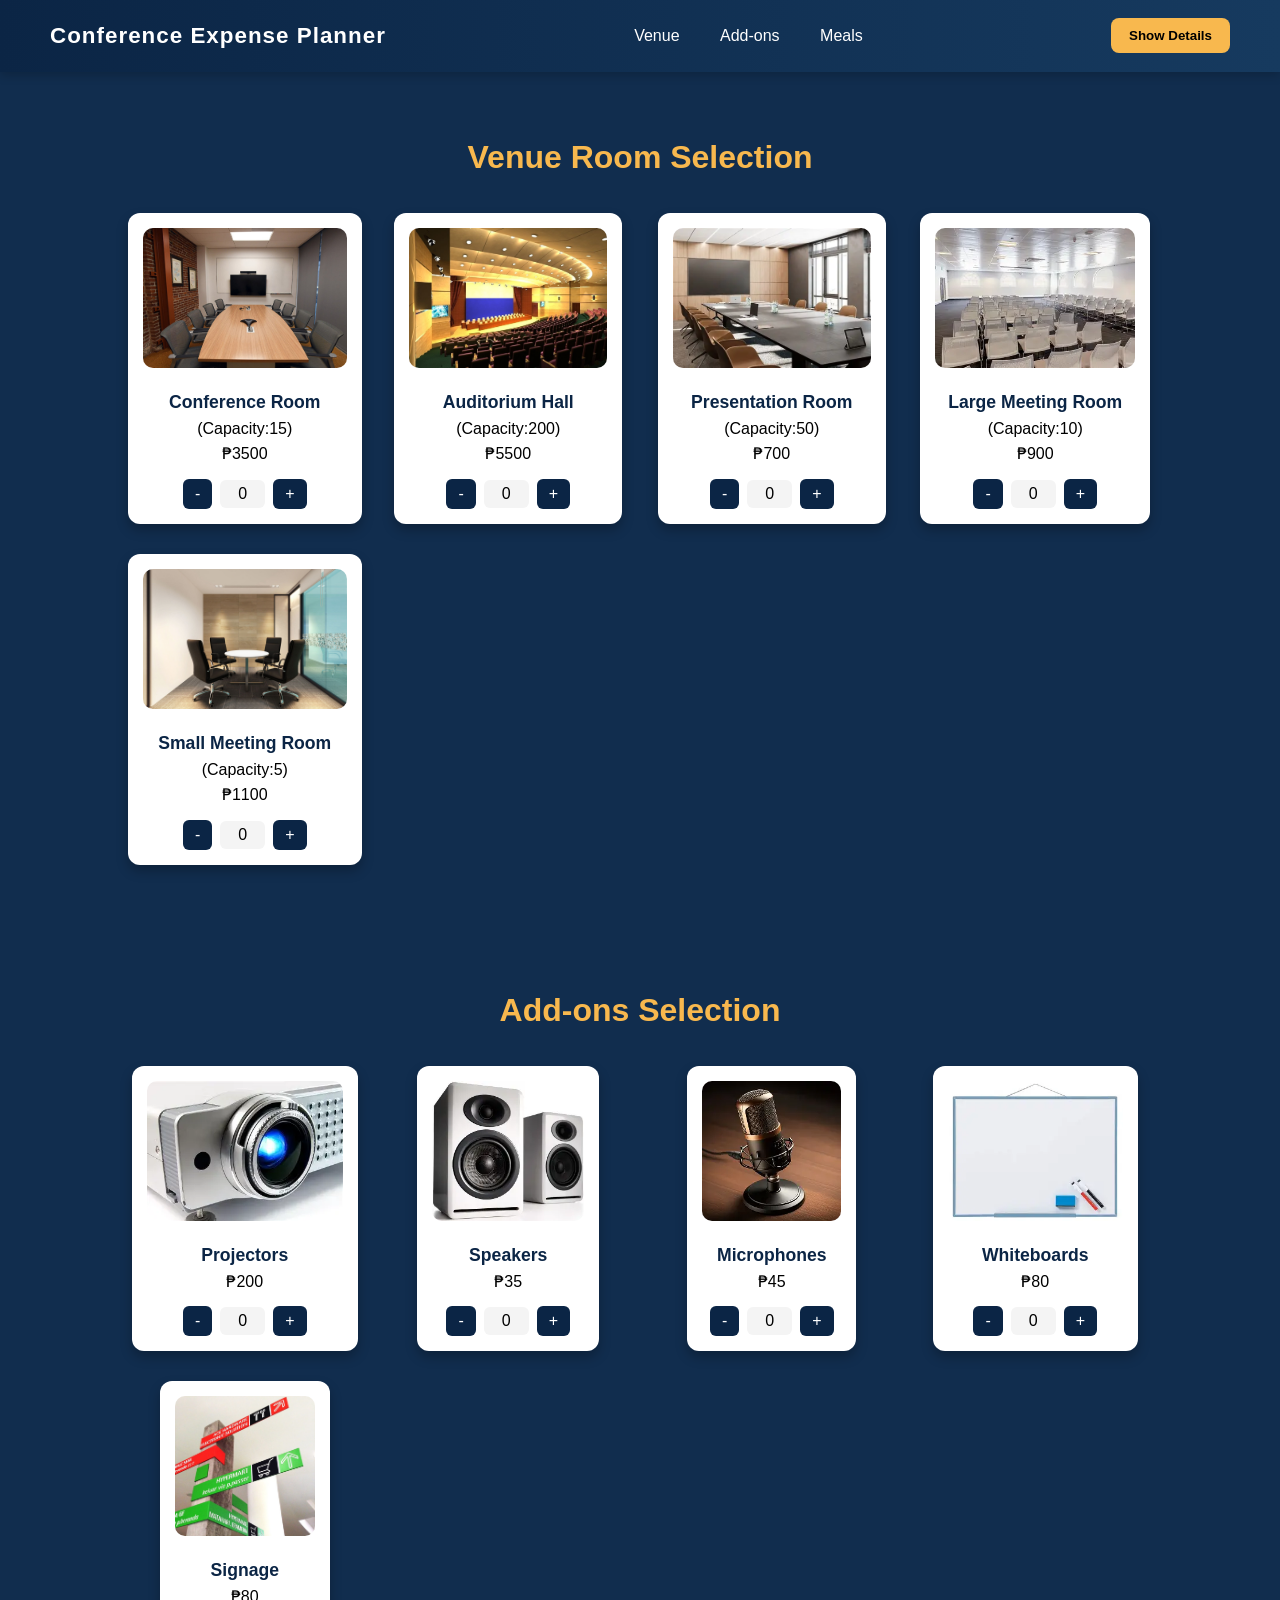
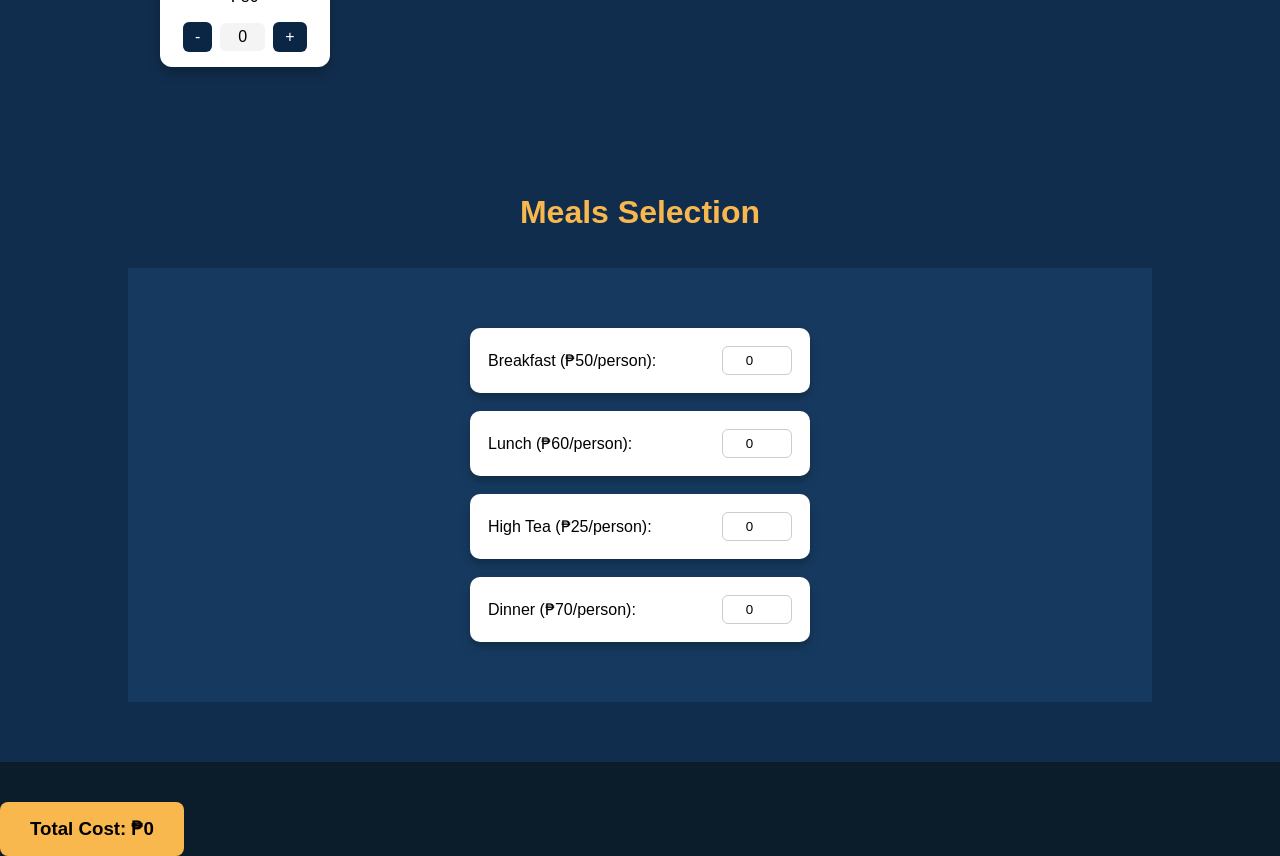
<file: project/product.html>
<!DOCTYPE html>
<html lang="en">
<head>
  <meta charset="UTF-8">
  <meta name="viewport" content="width=device-width, initial-scale=1.0">
  <title>Conference Expense Planner | BudgetEase Solutions</title>
  <link rel="stylesheet" href="style.css">
</head>
<body>
  <!-- Navigation Bar -->
  <header class="navbar">
    <h1>Conference Expense Planner</h1>
    <nav>
      <a href="#venue">Venue</a>
      <a href="#addons">Add-ons</a>
      <a href="#meals">Meals</a>
    </nav>
    <button id="showDetailsBtn" class="details-btn">Show Details</button>
  </header>

  <!-- ===== VENUE SECTION ===== -->
  <section id="venue" class="room-selection">
    <h2>Venue Room Selection</h2>
    <div class="rooms-container">
      <div class="room-card" data-price="3500">
        <img src="images/conference.jpg" alt="Conference Room">
        <h3>Conference Room</h3><p>(Capacity:15)</p><p class="price">₱3500</p>
        <div class="controls"><button class="decrement">-</button><input type="text" value="0" readonly><button class="increment">+</button></div>
      </div>

      <div class="room-card" data-price="5500">
        <img src="images/auditorium.jpg" alt="Auditorium Hall">
        <h3>Auditorium Hall</h3><p>(Capacity:200)</p><p class="price">₱5500</p>
        <div class="controls"><button class="decrement">-</button><input type="text" value="0" readonly><button class="increment">+</button></div>
      </div>

      <div class="room-card" data-price="700">
        <img src="images/presentation.jpg" alt="Presentation Room">
        <h3>Presentation Room</h3><p>(Capacity:50)</p><p class="price">₱700</p>
        <div class="controls"><button class="decrement">-</button><input type="text" value="0" readonly><button class="increment">+</button></div>
      </div>

      <div class="room-card" data-price="900">
        <img src="images/largemeeting.jpg" alt="Large Meeting Room">
        <h3>Large Meeting Room</h3><p>(Capacity:10)</p><p class="price">₱900</p>
        <div class="controls"><button class="decrement">-</button><input type="text" value="0" readonly><button class="increment">+</button></div>
      </div>

      <div class="room-card" data-price="1100">
        <img src="images/smallmeeting.jpg" alt="Small Meeting Room">
        <h3>Small Meeting Room</h3><p>(Capacity:5)</p><p class="price">₱1100</p>
        <div class="controls"><button class="decrement">-</button><input type="text" value="0" readonly><button class="increment">+</button></div>
      </div>
    </div>
  </section>

  <!-- ===== ADD-ONS SECTION ===== -->
  <section id="addons" class="room-selection">
    <h2>Add-ons Selection</h2>
    <div class="rooms-container">
      <div class="room-card" data-price="200">
        <img src="images/projector.jpg" alt="Projectors">
        <h3>Projectors</h3><p>₱200</p>
        <div class="controls"><button class="decrement">-</button><input type="text" value="0" readonly><button class="increment">+</button></div>
      </div>

      <div class="room-card" data-price="35">
        <img src="images/speaker.jpg" alt="Speakers">
        <h3>Speakers</h3><p>₱35</p>
        <div class="controls"><button class="decrement">-</button><input type="text" value="0" readonly><button class="increment">+</button></div>
      </div>

      <div class="room-card" data-price="45">
        <img src="images/microphone.jpg" alt="Microphones">
        <h3>Microphones</h3><p>₱45</p>
        <div class="controls"><button class="decrement">-</button><input type="text" value="0" readonly><button class="increment">+</button></div>
      </div>

      <div class="room-card" data-price="80">
        <img src="images/whiteboard.jpg" alt="Whiteboards">
        <h3>Whiteboards</h3><p>₱80</p>
        <div class="controls"><button class="decrement">-</button><input type="text" value="0" readonly><button class="increment">+</button></div>
      </div>

      <div class="room-card" data-price="80">
        <img src="images/signage.jpg" alt="Signage">
        <h3>Signage</h3><p>₱80</p>
        <div class="controls"><button class="decrement">-</button><input type="text" value="0" readonly><button class="increment">+</button></div>
      </div>
    </div>
  </section>

  <!-- ===== MEALS SECTION ===== -->
  <section id="meals" class="room-selection">
    <h2>Meals Selection</h2>
    <div class="meals-container">
      <div class="meal-item" data-price="50">
        <label>Breakfast (₱50/person):</label>
        <input type="number" min="0" value="0">
      </div>
      <div class="meal-item" data-price="60">
        <label>Lunch (₱60/person):</label>
        <input type="number" min="0" value="0">
      </div>
      <div class="meal-item" data-price="25">
        <label>High Tea (₱25/person):</label>
        <input type="number" min="0" value="0">
      </div>
      <div class="meal-item" data-price="70">
        <label>Dinner (₱70/person):</label>
        <input type="number" min="0" value="0">
      </div>
    </div>
  </section>

  <!-- ===== TOTAL SECTION ===== -->
  <div class="total">
    <h3>Total Cost: ₱<span id="totalCost">0</span></h3>
  </div>

  <!-- ===== MODAL ===== -->
  <div id="detailsModal" class="modal">
    <div class="modal-content">
      <span class="close">&times;</span>
      <h2>Booking Details</h2>
      <div id="detailsList"></div>
      <h3>Total: ₱<span id="modalTotal">0</span></h3>
    </div>
  </div>

  <script src="script.js"></script>
</body>
</html>
</file>
<file: project/style.css>
/* ===== GLOBAL RESET ===== */
* {
  margin: 0;
  padding: 0;
  box-sizing: border-box;
}

body {
  font-family: 'Poppins', 'Segoe UI', sans-serif;
  background-color: #0b1d2a;
  color: #f4f4f4;
  overflow-x: hidden;
  line-height: 1.6;
}

/* ===== NAVBAR ===== */
.navbar {
  background: linear-gradient(90deg, #0b2545, #163a5f);
  color: #fff;
  display: flex;
  justify-content: space-between;
  align-items: center;
  padding: 18px 50px;
  box-shadow: 0 3px 10px rgba(0,0,0,0.2);
  position: sticky;
  top: 0;
  z-index: 10;
}

.navbar h1 {
  font-size: 1.4rem;
  font-weight: 600;
  letter-spacing: 1px;
}

.navbar nav a {
  color: #fff;
  text-decoration: none;
  margin: 0 18px;
  font-weight: 500;
  transition: color 0.3s;
}

.navbar nav a:hover {
  color: #f8b84e;
}

.details-btn {
  background-color: #f8b84e;
  color: #000;
  border: none;
  padding: 10px 18px;
  border-radius: 8px;
  cursor: pointer;
  font-weight: bold;
  transition: all 0.3s;
}

.details-btn:hover {
  background-color: #e6a93f;
  transform: translateY(-2px);
}

/* ===== LANDING PAGE ===== */
.landing-container {
  position: relative;
  height: 100vh;
  background: url('background.jpg') center/cover no-repeat;
  display: flex;
  justify-content: center;
  align-items: center;
}

.overlay {
  background-color: rgba(0, 0, 0, 0.7);
  width: 100%;
  height: 100%;
  padding: 60px 10%;
  display: flex;
  justify-content: space-between;
  align-items: center;
  flex-wrap: wrap;
}

.content {
  max-width: 500px;
  animation: fadeIn 1s ease;
}

.content h1 {
  font-size: 2.5rem;
  font-weight: 700;
  color: #f8b84e;
  margin-bottom: 12px;
}

.tagline {
  font-size: 1.1rem;
  margin-bottom: 25px;
  color: #ddd;
}

.get-started {
  padding: 12px 26px;
  background: #f8b84e;
  color: #000;
  border-radius: 8px;
  text-decoration: none;
  font-weight: bold;
  transition: background 0.3s, transform 0.3s;
}

.get-started:hover {
  background: #e6a93f;
  transform: translateY(-3px);
}

.about {
  max-width: 550px;
  color: #eee;
  line-height: 1.7;
}

.about h2 {
  font-size: 1.6rem;
  color: #f8b84e;
  margin-bottom: 12px;
}

/* ===== ROOM SELECTION ===== */
.room-selection {
  padding: 60px 10%;
  text-align: center;
  background-color: #112d4e;
}

.room-selection h2 {
  font-size: 2rem;
  margin-bottom: 30px;
  color: #f8b84e;
}

.rooms-container {
  display: grid;
  grid-template-columns: repeat(auto-fit, minmax(220px, 1fr));
  gap: 30px;
  justify-items: center;
}

.room-card {
  background-color: #fff;
  color: #000;
  border-radius: 12px;
  box-shadow: 0 6px 12px rgba(0,0,0,0.25);
  padding: 15px;
  transition: transform 0.3s, box-shadow 0.3s;
}

.room-card:hover {
  transform: translateY(-6px);
  box-shadow: 0 10px 18px rgba(0,0,0,0.3);
}

.room-card img {
  width: 100%;
  height: 140px;
  border-radius: 10px;
  object-fit: cover;
}

.room-card h3 {
  margin-top: 12px;
  font-size: 1.1rem;
  color: #0b2545;
}

.controls {
  display: flex;
  justify-content: center;
  align-items: center;
  margin-top: 12px;
}

.controls button {
  background-color: #0b2545;
  color: white;
  border: none;
  padding: 6px 12px;
  font-size: 16px;
  border-radius: 6px;
  cursor: pointer;
  transition: background 0.3s;
}

.controls button:hover {
  background-color: #163a5f;
}

.controls input {
  width: 45px;
  text-align: center;
  margin: 0 8px;
  border: none;
  background: #f4f4f4;
  border-radius: 6px;
  padding: 5px;
  font-size: 1rem;
}

.total {
  margin-top: 40px;
  background-color: #f8b84e;
  color: #000;
  display: inline-block;
  padding: 12px 30px;
  border-radius: 8px;
  font-weight: bold;
}

/* ===== MEALS ===== */
.meals-container {
  padding: 60px 10%;
  background-color: #163a5f;
  display: flex;
  flex-direction: column;
  align-items: center;
  gap: 18px;
}

.meals-container h2 {
  font-size: 2rem;
  color: #f8b84e;
  margin-bottom: 20px;
}

.meal-item {
  background-color: #fff;
  color: #000;
  width: 340px;
  padding: 18px;
  border-radius: 10px;
  box-shadow: 0 5px 10px rgba(0,0,0,0.25);
  display: flex;
  justify-content: space-between;
  align-items: center;
}

.meal-item input {
  width: 70px;
  padding: 6px;
  border-radius: 6px;
  border: 1px solid #ccc;
  text-align: center;
  font-weight: 500;
}

/* ===== MODAL ===== */
.modal {
  display: none;
  position: fixed;
  z-index: 999;
  left: 0; top: 0;
  width: 100%; height: 100%;
  background-color: rgba(0,0,0,0.7);
  justify-content: center;
  align-items: center;
}

.modal-content {
  background-color: #fff;
  color: #000;
  padding: 25px;
  border-radius: 12px;
  width: 90%;
  max-width: 420px;
  text-align: center;
  box-shadow: 0 8px 20px rgba(0,0,0,0.3);
}

.close {
  float: right;
  font-size: 24px;
  cursor: pointer;
  color: #666;
  transition: color 0.3s;
}

.close:hover {
  color: #000;
}

/* ===== ANIMATIONS ===== */
@keyframes fadeIn {
  from { opacity: 0; transform: translateY(10px); }
  to { opacity: 1; transform: translateY(0); }
}

/* ===== RESPONSIVE DESIGN ===== */
@media (max-width: 768px) {
  .overlay {
    flex-direction: column;
    text-align: center;
  }

  .content, .about {
    max-width: 90%;
  }

  .navbar {
    flex-direction: column;
    text-align: center;
    gap: 10px;
  }
}
</file>
